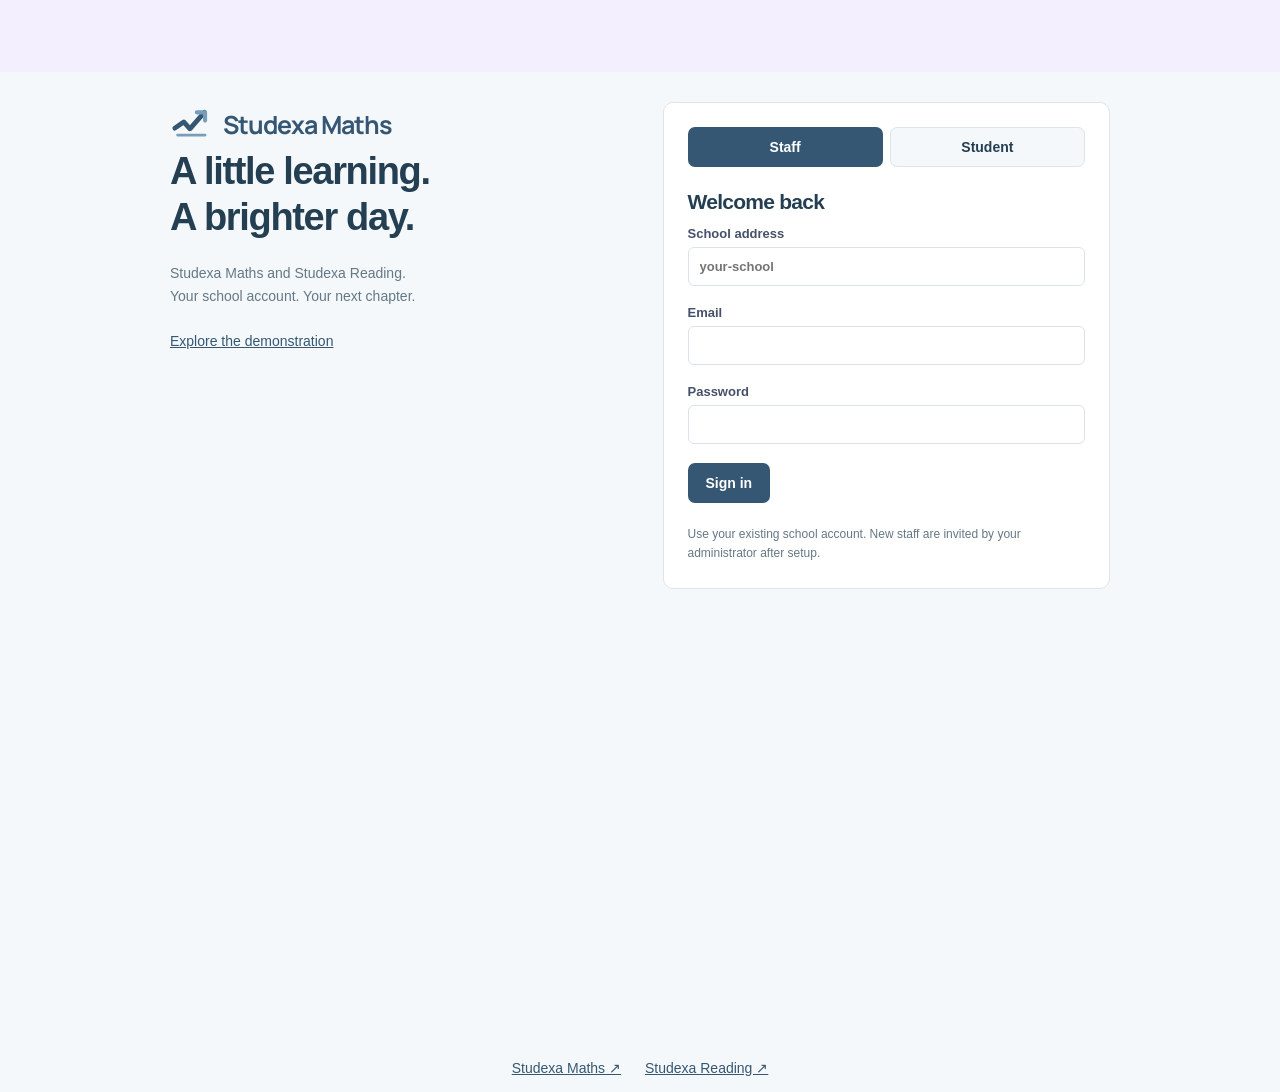
<file: index.html>
<!doctype html><html lang="en"><head><meta charset="utf-8"><meta name="viewport" content="width=device-width,initial-scale=1"><title>Studexa Maths · Your learning space</title><link rel="icon" href="maths.svg"><link rel="stylesheet" href="home.css?v=11.1"><link rel="stylesheet" href="trio.css?v=11.1"><link rel="stylesheet" href="workspace.css?v=11.1"><link rel="stylesheet" href="shared-world.css?v=11.1"><link rel="stylesheet" href="refresh.css?v=11.1"><link rel="stylesheet" href="studexa-brand.css?v=2"></head><body><div id="app"><p style="padding:40px">Opening your maths workspace…</p></div><nav aria-label="Studexa learning websites" style="display:flex;flex-wrap:wrap;justify-content:center;gap:1.5rem;padding:1rem"><a data-sx-service href="https://studexa-learning.github.io/Studexa-Maths/">Studexa Maths ↗</a><a data-sx-service href="https://studexa-learning.github.io/Studexa-Reading/">Studexa Reading ↗</a></nav><script src="service-links.js"></script><div id="toast" role="status" aria-live="polite"></div><script src="config.js?v=links1"></script><script src="studexa-brand.js?v=2"></script><script defer src="startup.js?v=studexa-2" data-entry="home.mjs"></script></body></html>
</file>
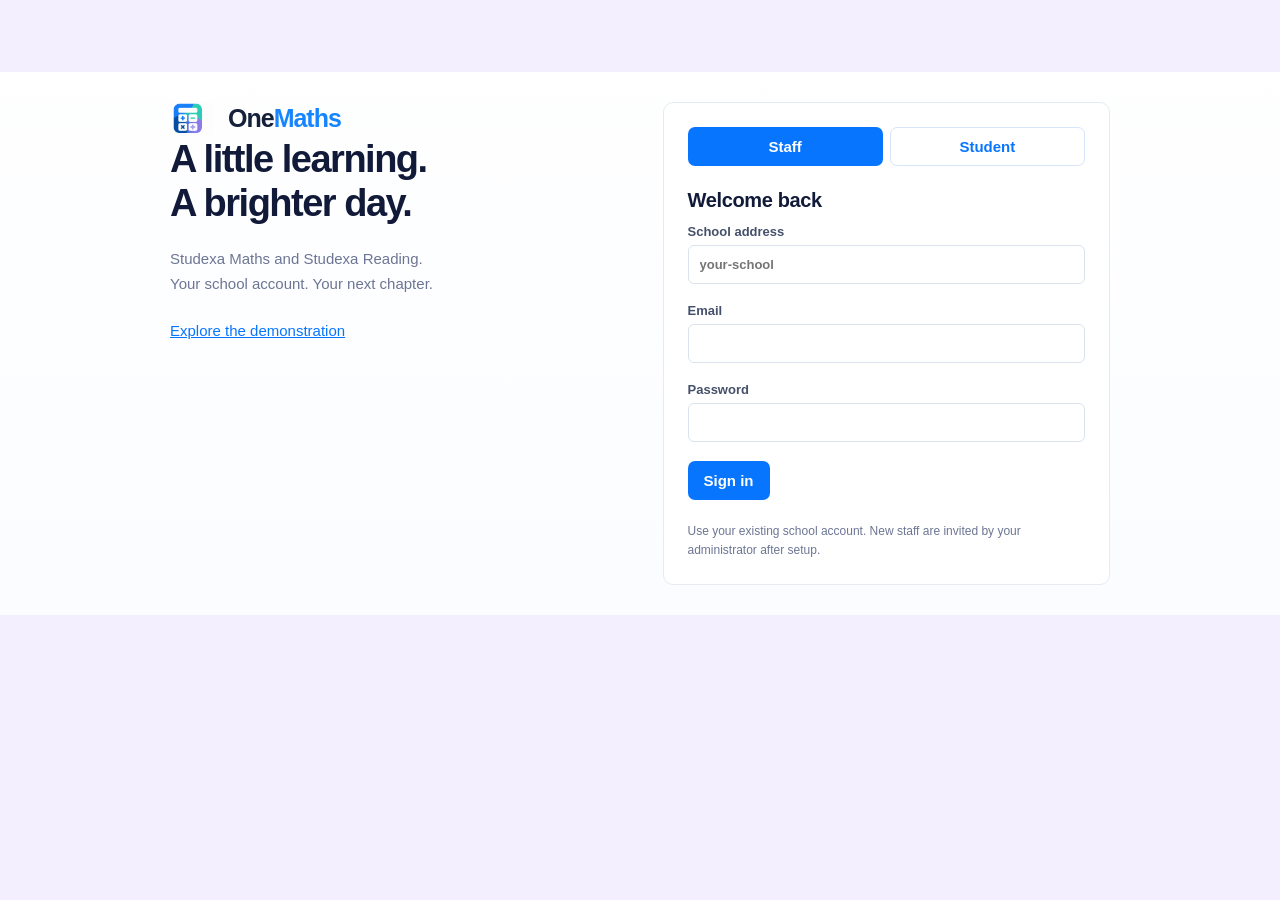
<file: home.html>
<!doctype html><html lang="en"><head><meta charset="utf-8"><meta name="viewport" content="width=device-width,initial-scale=1"><title>OneMaths · Your learning space</title><link rel="icon" href="ui-maths.svg"><link rel="stylesheet" href="home.css?v=11.1"><link rel="stylesheet" href="trio.css?v=11.1"><link rel="stylesheet" href="refresh.css?v=11.1"></head><body><div id="app"><p style="padding:40px">Opening ONE HOME…</p></div><div id="toast" role="status" aria-live="polite"></div><script src="config.js?v=11.1"></script><script defer src="startup.js?v=11.1" data-entry="home.mjs"></script></body></html>
</file>
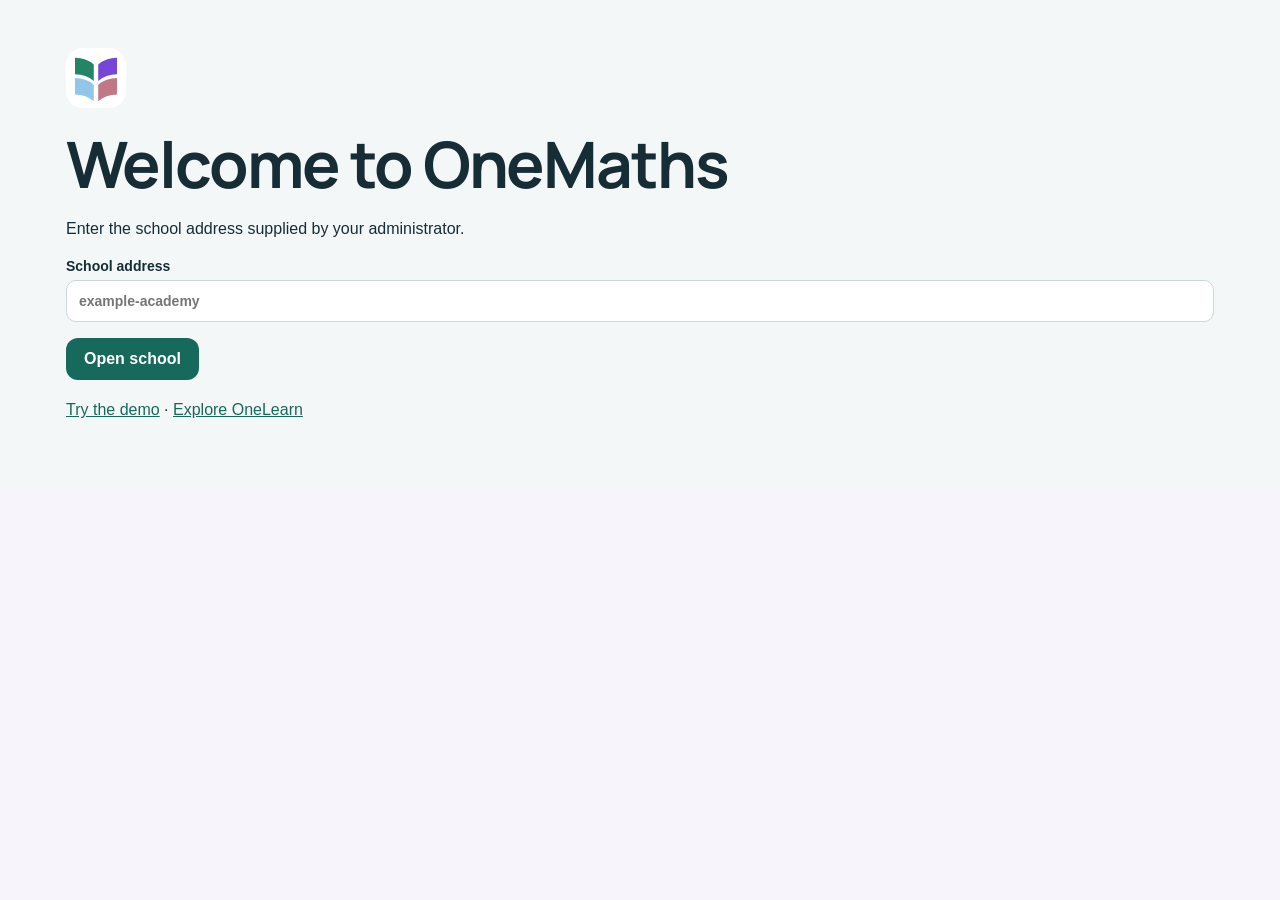
<file: legacy.html>
<!doctype html><html lang="en"><head><meta charset="utf-8"><meta name="viewport" content="width=device-width,initial-scale=1"><title>OneHome · Homework, made yours</title><link rel="icon" href="logo.svg"><link rel="stylesheet" href="styles.css"><link rel="stylesheet" href="platform.css"></head><body data-entry="app.mjs"><div id="app"></div><div id="toast" role="status"></div><script src="config.js"></script><script type="module" src="boot.mjs"></script></body></html>
</file>
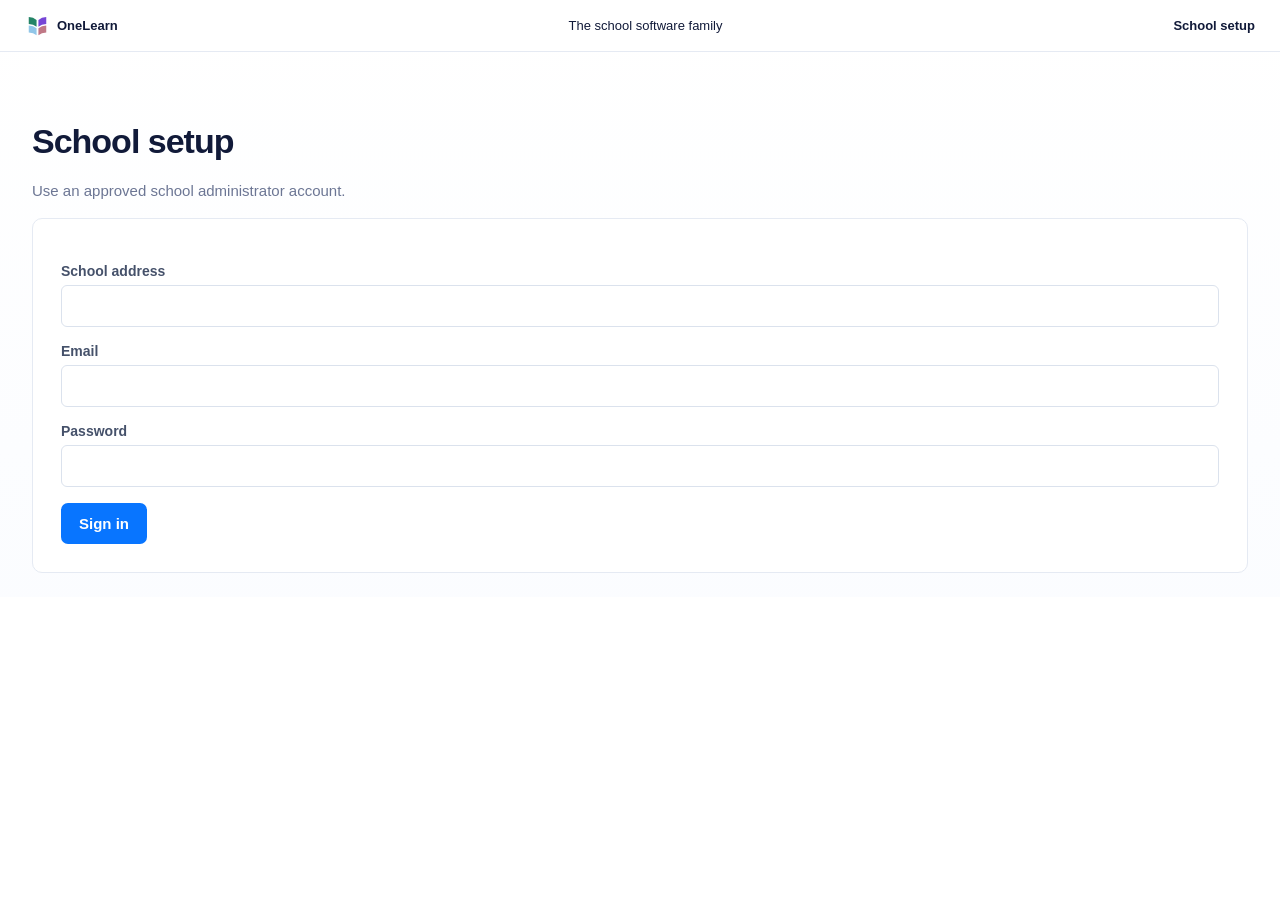
<file: setup.html>
<!doctype html><html lang="en-GB"><head><meta charset="utf-8"><meta name="viewport" content="width=device-width,initial-scale=1"><title>OneHome · School setup</title><link rel="icon" href="platform-logo.svg"><link rel="stylesheet" href="platform.css"><link rel="stylesheet" href="refresh.css?v=11"></head><body ><div id="app"></div><script src="config.js"></script><script type="module" src="setup.mjs"></script></body></html>
</file>
<file: home.css>
:root{font-family:'DM Sans',system-ui,sans-serif;color:#27133f;background:#f4efff;--purple:#6924e5;--muted:#706284;--line:#e7dcf7;--paper:#fff;--shadow:0 12px 40px #40206708}*{box-sizing:border-box}body{margin:0}button,input,select,textarea{font:inherit}button,a,input,select,textarea{touch-action:manipulation}button{cursor:pointer;border:0;border-radius:24px;padding:12px 20px;background:var(--purple);color:#fff;font-weight:600;transition:background .12s}button:hover{background:#5420b6}button:disabled{opacity:.5;cursor:not-allowed}button.secondary{background:#ede5ff;color:#5125a1}button.quiet{background:transparent;color:#573383;border:1px solid var(--line)}a{color:#6126c2}button:focus-visible,a:focus-visible,input:focus-visible,select:focus-visible,textarea:focus-visible{outline:3px solid #2d71d5;outline-offset:3px}h1,h2,h3,p{margin:0}h1{font-size:clamp(28px,3vw,43px);letter-spacing:-1.5px;line-height:1.15}h2{font-size:21px;letter-spacing:-.4px}h3{font-size:17px}p{line-height:1.65;color:var(--muted)}small,.muted{color:var(--muted)}.shell{display:grid;grid-template-columns:230px minmax(0,1fr);min-height:100vh}.side{padding:25px 16px;background:#eee7fb;border-right:1px solid #e4d7f7;display:flex;flex-direction:column;gap:28px;position:sticky;top:0;height:100vh}.brand{width:175px;max-height:135px;object-fit:contain;display:block;margin:0 auto}.side nav{display:grid;gap:7px}.side nav button{text-align:left;border-radius:15px;color:#634c85;background:transparent;font-weight:500;padding:13px 12px;display:flex;align-items:center;gap:12px}.side nav button.active{background:#dfcffb;color:#49209c;font-weight:700}.icon{width:24px;height:24px;vertical-align:middle;flex-shrink:0}.side small{margin-top:auto;font-size:12px;line-height:1.6}.main{padding:28px 35px 50px;max-width:1550px;width:100%;margin:auto}.top{display:flex;justify-content:space-between;align-items:center;gap:14px;margin-bottom:32px}.top .actions{display:flex;align-items:center;gap:8px}.avatar{width:40px;height:40px;background:#e4d1ff;border-radius:50%;display:grid;place-items:center}.eyebrow{font-size:12px;letter-spacing:1.8px;text-transform:uppercase;color:#77519e;font-weight:700}.page-title{margin:12px 0 25px;display:flex;justify-content:space-between;gap:18px;align-items:center}.page-title p{margin-top:8px}.grid{display:grid;grid-template-columns:repeat(2,minmax(0,1fr));gap:20px}.three{grid-template-columns:repeat(3,minmax(0,1fr))}.card{padding:25px;background:var(--paper);border:1px solid #ffffff;border-radius:24px;box-shadow:var(--shadow);min-width:0}.card h2,.card h3{margin-bottom:12px}.card p+button,.card p+a{margin-top:15px}.stat{display:flex;align-items:center;gap:17px}.stat strong{display:block;font-size:36px}.stat img{width:45px;height:45px;background:#eee4ff;border-radius:16px;padding:8px}.service{display:flex;align-items:center;gap:22px;background:linear-gradient(120deg,#e9dbff,#f7f1ff);min-height:205px;border:1px solid white}.service.maths{background:linear-gradient(120deg,#dfeafb,#eee5ff)}.service>img{width:84px;height:84px;padding:17px;background:#ffffff88;border-radius:23px}.service h2{font-size:28px}.service button{margin-top:18px}.stack{display:grid;gap:20px}.space{margin-top:22px}.row{display:flex;align-items:center;justify-content:space-between;gap:15px;padding:15px 0;border-bottom:1px solid #f0e9f9}.row:last-child{border-bottom:0}.row b{display:block}.badge{display:inline-block;border-radius:16px;background:#eee4ff;color:#5c299e;font-size:12px;padding:6px 11px;font-weight:600}.badge.green{background:#e4f6ed;color:#216647}.badge.amber{background:#fff1d5;color:#805415}.notice{background:#ece3fa;border:1px solid #decdf2;border-radius:16px;padding:16px 20px;color:#563c75;line-height:1.6;margin:16px 0}.warning{background:#fff4dc;color:#73531e}.table-scroll{overflow:auto}table{width:100%;border-collapse:collapse;font-size:14px}th,td{text-align:left;padding:14px 10px;border-bottom:1px solid #eee7f5;vertical-align:top}th{font-weight:600;color:#745c91;background:#faf7ff;white-space:nowrap}.form-grid{display:grid;grid-template-columns:1fr 1fr;gap:18px}label{display:block;font-size:14px;font-weight:600;color:#58436e;margin-bottom:7px}input,select,textarea{width:100%;padding:12px 14px;border:1px solid #dbcee9;background:white;color:#2e1a42;border-radius:12px;margin:6px 0 12px}input[type=checkbox],input[type=radio]{width:auto;margin:0 9px 0 0;accent-color:var(--purple)}textarea{min-height:110px;resize:vertical}.choices label{border:1px solid var(--line);border-radius:13px;padding:15px;font-weight:400;margin:10px 0;display:flex;align-items:center;cursor:pointer}.toolbar{display:flex;gap:10px;align-items:center;flex-wrap:wrap}.toolbar select,.toolbar input{width:auto;margin:0}.book-grid{display:grid;grid-template-columns:repeat(auto-fill,minmax(220px,1fr));gap:16px}.book{padding:21px}.cover{height:100px;border-radius:17px;background:linear-gradient(125deg,#d9c5f9,#ece5ff);display:flex;align-items:center;justify-content:space-between;padding:22px;margin-bottom:16px;font-size:26px;font-weight:700;color:#7954a8}.cover img{width:50px;height:50px}.book h3{line-height:1.4;min-height:50px}.book .badge{margin:9px 0}.reading-layout{display:grid;grid-template-columns:minmax(0,2fr) minmax(250px,1fr);gap:24px}.reading-paper{font-family:Georgia,serif;font-size:21px;line-height:1.9;background:#fffaf0;padding:40px;border-radius:20px;white-space:pre-line;color:#2d2534;max-width:74ch;margin:20px auto}.reading-paper.guide{background-image:linear-gradient(transparent 45%,#e4d4fa55 45%,#e4d4fa55 55%,transparent 55%);background-attachment:fixed}.bar{height:9px;border-radius:9px;background:#e9ddf9;overflow:hidden;margin:13px 0}.bar span{display:block;background:#9762d2;height:100%;border-radius:9px}.login{max-width:950px;margin:8vh auto;padding:30px;display:grid;grid-template-columns:1fr 1fr;gap:45px;align-items:center}.login .brand{width:240px;max-height:220px;margin:0 0 35px}.login h1{font-size:45px}.login form{padding:35px}.tabs{display:flex;gap:7px;margin-bottom:22px}.tabs button{flex:1}.empty{text-align:center;padding:35px;color:#7a658e}.footer{font-size:12px;margin-top:26px;color:#8b779e}#toast{position:fixed;bottom:22px;left:50%;transform:translateX(-50%);max-width:90vw;padding:16px 24px;background:#322143;color:white;border-radius:15px;box-shadow:0 6px 35px #0002;z-index:100;display:none}#toast.show{display:block}.feedback{padding:18px;background:#ece4fa;border-radius:15px;margin-top:16px}.mobile-menu{display:none}.assessment{max-width:950px;margin:auto}.assessment .passage{background:#fff9ef;padding:25px;line-height:1.8;white-space:pre-line;border-radius:15px;margin:20px 0}.question{border-top:1px solid var(--line);padding:22px 0}.hint{font-size:13px}.task-items{max-height:280px;overflow:auto;padding:12px;background:#faf7ff;border-radius:12px}.task-items label{font-weight:400;padding:7px}.kpis{margin-bottom:22px}.pill-link{display:inline-flex;align-items:center;gap:8px}.no-margin{margin:0}.privacy{font-size:12px;line-height:1.6}.demo-bar{background:#42205e;color:white;padding:8px 20px;display:flex;gap:12px;align-items:center;justify-content:center;flex-wrap:wrap;font-size:13px}.demo-bar button{padding:5px 12px;font-size:12px}.error{color:#9a2448}.success{color:#216647}
@media(max-width:1050px){.shell{grid-template-columns:185px minmax(0,1fr)}.main{padding:22px}.side{padding:20px 10px}.brand{width:145px}.three{grid-template-columns:1fr}.reading-layout{grid-template-columns:1fr}.service{flex-direction:column;align-items:flex-start}.top{align-items:flex-start}.top .actions{flex-wrap:wrap;justify-content:flex-end}}
@media(max-width:720px){.shell{display:block}.side{display:none;position:fixed;width:230px;z-index:20;box-shadow:15px 0 40px #30145435}.side.open{display:flex}.mobile-menu{display:inline-block}.main{padding:18px 15px 35px}.grid,.form-grid,.login{grid-template-columns:1fr}.login{margin:20px auto;gap:25px;padding:20px}.login h1{font-size:33px}.login .brand{width:175px;max-height:140px;margin-bottom:15px}.top{margin-bottom:20px}.top .school-label{max-width:150px}.page-title{display:block}.page-title button{margin-top:12px}.card{padding:20px;border-radius:20px}.reading-paper{padding:24px;font-size:20px}.service{flex-direction:row;align-items:center}.service>img{width:62px;height:62px;padding:10px}.service h2{font-size:24px}.toolbar{align-items:stretch}.toolbar input,.toolbar select{max-width:100%;flex:1}.top .actions small{display:none}}
@media(prefers-reduced-motion:reduce){*{transition:none!important;scroll-behavior:auto!important}}
.main{margin:0 auto}.brandbox{width:190px;height:155px;overflow:hidden;position:relative;flex-shrink:0;mix-blend-mode:multiply}.brandbox .brand{position:absolute;width:330px;height:330px;max-height:none;left:-70px;top:-85px}.side{gap:18px}.reading-layout>.stack{align-content:start}.login .brand{mix-blend-mode:multiply}@media(max-width:1050px){.brandbox{width:165px}.brandbox .brand{left:-82px}}

dialog{border:1px solid #e3d5f2;border-radius:24px;max-width:850px;width:90vw;max-height:85vh;padding:30px;color:#27133f}dialog::backdrop{background:#24133880}dialog p{white-space:pre-line;margin:18px 0}dialog h2{margin:18px 0}dialog details{margin:12px 0;padding:12px;background:#f4effb;border-radius:12px}
</file>
<file: trio.css>
:root{--purple:#665084;--muted:#655d70;--paper:#fffefa;--line:#e4dfeb;--shadow:0 5px 22px #42325305}body{background:#f6f4f8;color:#302b39}.side{background:#eeebf3;border-color:#e4dfeb}.main{padding:34px 42px 55px}.card{border:1px solid #e6e1e9;box-shadow:none;padding:28px}.grid,.stack{gap:24px}.space{margin-top:26px}.service{background:#eee8f5;min-height:220px}.service.maths{background:#e9eef5}.side nav button.active{background:#ded5ea;color:#49395f}.side nav button{color:#53485e}.product-brand{display:grid;grid-template-columns:48px 1fr;gap:3px 10px;text-decoration:none;color:#49365f;padding:12px 2px}.product-brand img{width:45px;height:45px;grid-row:span 2}.product-brand b{font-size:21px;align-self:end}.product-brand small{font-size:11px;margin:0}.question-layout{display:grid;grid-template-columns:minmax(0,1fr) 295px;gap:28px;align-items:start}.question-layout .assessment{width:100%;padding:38px}.math-prompt{white-space:pre-line;font-size:25px;line-height:1.65;margin:35px 0!important}.choices{display:grid;grid-template-columns:1fr 1fr;gap:12px}.choices label{margin:0;min-height:64px;background:#faf9fc}.assessment form>button{margin-top:24px}.feedback.correct{background:#e7f2e9;color:#275b37;border:1px solid #c6dfcc}.feedback.correct p{color:#365d40}.pet-card{display:flex;flex-direction:column;align-items:center;gap:14px}.pet-art{position:relative;max-width:200px}.pet-art>img{width:100%;max-height:175px}.pet-accessory{display:block;text-align:center;border-radius:20px;padding:6px 12px;color:#38313f;font-size:12px}.balance{padding:17px;background:#f0ebf6;border-radius:18px}.balance strong{display:block;font-size:36px;margin:6px 0}.balance small{display:block}.reward-art{height:70px;display:grid;place-items:center;border-radius:16px;margin-bottom:18px}.reward-art .icon{width:35px;height:35px}.reward small{line-height:1.5;display:block;min-height:44px}.confetti{position:fixed;top:22%;left:42%;font-size:35px;color:#649376;pointer-events:none;animation:celebrate 1s ease-out forwards;z-index:200}@keyframes celebrate{to{transform:translateY(-75px);opacity:0}}.reading-paper{max-width:65ch}.footer{color:#6a5f75}.book .cover{background:#e6dfed;color:#675577}.top{margin-bottom:42px}.eyebrow{color:#75618a}.badge{background:#eee9f4;color:#564365}button.secondary{background:#eae4f1;color:#514160}button:hover{background:#534267}.notice{background:#f0ebf6;color:#4f435c}.login{align-items:start}.login .stack{gap:8px}.login .stack label{margin:0}.login .stack input{margin-bottom:0}.login .stack button{width:100%}body[data-product=OneMaths]{--purple:#526981}body[data-product=OneMaths] .side{background:#eaf0f3}body[data-product=OneMaths] .side nav button.active{background:#d8e3ec}body[data-product=OneMaths] .badge{background:#e5edf3;color:#3e546b}body[data-product=OneReader]{--purple:#657761}body[data-product=OneReader] .side{background:#edf0e9}body[data-product=OneReader] .side nav button.active{background:#dce5d8}body[data-product=OneReader] .badge{background:#e8eee3;color:#41573b}@media(max-width:1100px){.main{padding:25px}.question-layout{grid-template-columns:1fr}.question-layout>aside{grid-template-columns:1fr 1fr}.question-layout .pet-art>img{max-height:115px}}@media(max-width:720px){.main{padding:18px 15px}.question-layout>aside,.choices{grid-template-columns:1fr}.question-layout .assessment{padding:22px}.math-prompt{font-size:21px;margin:24px 0!important}.card{padding:21px}.grid{gap:18px}.service{min-height:190px}.top{margin-bottom:24px}.actions .badge{display:none}}@media(prefers-reduced-motion:reduce){.confetti{display:none!important}}

.buddy-drawing{position:relative;width:180px;height:180px;margin:0 auto 18px;flex-shrink:0}.buddy-drawing>img{position:absolute;inset:0;width:100%;height:100%;object-fit:contain}.buddy-drawing .outfit-layer{pointer-events:none}.reward .buddy-drawing{width:155px;height:155px}.task-items details{padding:12px;border-bottom:1px solid #ddd}.task-items details p{max-height:140px;overflow:auto}.pet-card>div:last-child{width:100%}.pet-card .toolbar{gap:8px}.pet-card button{font-size:13px}#annualAnswer button{margin-top:20px}


.buddy-grid{display:grid;grid-template-columns:repeat(auto-fill,minmax(130px,1fr));gap:16px}.buddy-choice{display:flex;flex-direction:column;align-items:center;gap:12px;padding:16px;white-space:normal;min-height:180px}.buddy-choice img{width:115px;height:115px}.buddy-choice span{line-height:1.4;overflow-wrap:anywhere}.buddy-choice[aria-pressed=true]{outline:3px solid #7d709a;background:#ece5f4}.pet-card{gap:24px!important;align-items:center}.pet-card h2{overflow-wrap:anywhere}.pet-card>.buddy-drawing{width:160px!important;max-width:100%}.selection-list{max-height:360px;overflow:auto;display:grid;gap:12px;margin-top:18px}.selection-list label{display:flex;flex-wrap:wrap;align-items:center;gap:10px;padding:12px;border-bottom:1px solid #eee}.selection-list small{color:#5b5b62}.advent-banner{background:#e6eee7;color:#304b40;border:2px solid #acbeb0;border-radius:24px;padding:28px;text-align:center;position:relative}.advent-banner>span{font-size:30px;letter-spacing:18px;color:#8e5b4e}.advent-grid{display:grid;grid-template-columns:repeat(5,minmax(0,1fr));gap:15px}.advent-door{min-height:120px;background:#f3e7db;color:#624d43;border:1px solid #d6bda8;border-radius:16px;display:flex;flex-direction:column;align-items:center;justify-content:center;gap:10px;white-space:normal}.advent-door strong{font-size:29px}.advent-door span{font-size:13px}.advent-door:disabled{opacity:1;background:#f0efeb;color:#6b6966}.advent-door:not(:disabled){outline:3px solid #668775;background:#e4eee5;color:#304b40}.advent-door:last-child{background:#eadfae;color:#5f5031}.reading-paper{max-width:70ch;margin-inline:auto}body[data-reading-width=narrow] .reading-paper{max-width:48ch}body[data-reading-font=serif] .reading-paper{font-family:Georgia,serif}body[data-reading-font=mono] .reading-paper{font-family:Consolas,monospace}body[data-reading-letters=wide] .reading-paper{letter-spacing:.06em}body[data-motion=off] *,body[data-motion=off] *::before,body[data-motion=off] *::after{animation:none!important;transition:none!important;scroll-behavior:auto!important}button:focus-visible,input:focus-visible,select:focus-visible{outline:3px solid #77628c;outline-offset:3px}.main{min-width:0}#rosterSummary{max-height:550px;overflow:auto}
@media(max-width:720px){.advent-grid{grid-template-columns:repeat(3,minmax(0,1fr));gap:10px}.advent-door{min-height:100px}.pet-card{flex-direction:column}.buddy-grid{grid-template-columns:repeat(2,minmax(0,1fr))}.buddy-choice{min-width:0}.toolbar select{max-width:100%}}


body[data-advent=open] .side nav [data-view=advent]{border:2px solid #94aa99;background:#e4eee5;color:#304b40}body[data-advent=open] .side nav [data-view=advent]::after{content:"✦";color:#946948;margin-left:auto}

.book .secondary{margin-top:auto}.book h3{overflow-wrap:anywhere}.book-grid .book{display:flex;flex-direction:column;gap:10px}.task-items>label[hidden]{display:none!important}.toolbar>label{min-width:120px}.toolbar input,.toolbar select{max-width:250px}dialog{max-width:900px;max-height:85vh;overflow:auto}

#gcseShelf{color:#fff}

/* v7 student and teacher workspace */
.nav-extra{margin-top:16px;border-top:1px solid #ddd;padding-top:14px}.nav-extra summary{padding:12px;cursor:pointer;font-size:13px}.card h2{line-height:1.2}.card h3{line-height:1.35}.skill details{margin-top:auto}.skill .row{align-items:flex-start;gap:8px}.skill .row span{font-size:13px}.skill button{padding:9px 14px}.message-history{max-height:620px;overflow:auto}.message{padding:16px;margin-bottom:12px;border-radius:16px;background:#f2eef8;white-space:pre-wrap;overflow-wrap:anywhere}.message.teacher{background:#e9f1e6}.message small{display:block}.lesson{max-width:850px}.lesson p{line-height:1.8}.joke{font-size:20px;line-height:1.6;min-height:48px}.practice-graph{width:100%;max-width:360px;height:200px}.selection-list{max-height:420px;overflow:auto}.product-brand img{background:none}.login .brand{object-fit:contain;max-width:340px;width:100%;height:auto}#mathEditor textarea{width:100%}.side nav{max-height:calc(100vh - 210px);overflow:auto}.book .cover{background:linear-gradient(140deg,#e0d4f0,#f6f0e8);border-left:8px solid #8e6db7}.book:nth-child(3n+1) .cover{background:#dfebdf;border-color:#789573}.book:nth-child(3n+2) .cover{background:#dce9f4;border-color:#7896b4}button:focus-visible,input:focus-visible,select:focus-visible,textarea:focus-visible,summary:focus-visible{outline:3px solid #8151c9;outline-offset:3px}@media(max-width:650px){.toolbar{gap:12px}.toolbar label,.toolbar input,.toolbar select{max-width:100%;width:100%}.grid.three{grid-template-columns:1fr}.message-history{max-height:420px}.side nav{max-height:none}.card{padding:20px}.form-grid{grid-template-columns:1fr}}
</file>
<file: workspace.css>
/* Secondary student workspace. Existing staff and authentication layouts remain available. */
body.m9-student{--purple:#4646df;--ink:#171b31;--line:#e1e5ed;--soft:#f0f1ff;--accent:#4646df;background:#f8f9fc;color:var(--ink);font-family:Inter,Segoe UI,Arial,sans-serif}
body.m9-student[data-m9-theme=forest]{--purple:#247361;--accent:#247361;--soft:#edf6f1;background:#f6f9f7}
body.m9-student[data-m9-theme=slate]{--purple:#425a76;--accent:#425a76;--soft:#edf1f7;background:#f6f8fb}
.m9-student .shell{grid-template-columns:218px minmax(0,1fr);max-width:1800px;margin:auto}.m9-student .side{background:#fff;border-right:1px solid var(--line);padding:28px 16px;gap:30px}.m9-student .product-brand{display:flex;align-items:center;gap:10px;flex-wrap:wrap}.m9-student .product-brand img{width:34px;height:34px}.m9-student .product-brand b{font-size:24px;letter-spacing:-1px}.m9-student .product-brand small{display:none}.m9-student .side nav button{border-radius:8px;font-size:14px;padding:13px 12px;margin:3px 0;color:#4b5269;background:transparent;font-weight:500}.m9-student .side nav button.active{background:var(--soft);color:var(--accent);font-weight:650}.m9-student .side nav button:hover{background:var(--soft)}.m9-nav-bottom{border-top:1px solid var(--line);margin-top:24px;padding-top:16px}.m9-student .side>small{font-size:11px;color:#72798e}.m9-student .main{padding:0 34px 28px;min-width:0}.m9-student .top{min-height:90px;border-bottom:1px solid var(--line);margin:0 0 30px;gap:20px;padding:15px 0}.m9-student .top .toolbar{flex:1;min-width:0;flex-wrap:nowrap}.m9-student .school-label{font-size:12px;max-width:120px}.m9-student .top .actions{gap:10px}.m9-student .top .avatar{background:var(--soft);color:var(--accent);border-radius:50%}.m9-student #m9TopSearch{display:flex;align-items:center;max-width:490px;width:100%;border:1px solid var(--line);background:#fff;border-radius:8px}.m9-student #m9TopSearch input{border:0;background:transparent;margin:0;min-width:0;width:100%;font-size:13px;padding:12px}.m9-student #m9TopSearch button{font-size:12px;padding:10px}.m9-student button{border-radius:7px;box-shadow:none;background:var(--accent);font-size:14px;line-height:1.4;font-weight:600;padding:11px 17px;border:1px solid transparent;color:white;transition:background .15s}.m9-student button:hover{filter:brightness(.96);transform:none}.m9-student button.secondary{background:#fff;color:var(--ink);border-color:var(--line)}.m9-student button.quiet{color:var(--accent);background:transparent;border-color:transparent;padding:7px 0}.m9-student button:focus-visible,.m9-student input:focus-visible,.m9-student select:focus-visible,.m9-student summary:focus-visible{outline:3px solid var(--accent);outline-offset:3px}.m9-student .card{border:1px solid var(--line);border-radius:10px;box-shadow:none;background:#fff;padding:23px}.m9-student h1{font-size:34px;letter-spacing:-1.1px;line-height:1.18;color:var(--ink);margin:8px 0 10px}.m9-student h2{font-size:19px;letter-spacing:-.35px;color:var(--ink)}.m9-student h3{font-size:15px;color:var(--ink)}.m9-student p{color:#606a80;line-height:1.6}.m9-student small,.m9-small{font-size:12px;color:#657088;line-height:1.6}.m9-heading{display:flex;justify-content:space-between;align-items:center;gap:20px;margin:0 0 26px}.m9-heading p{margin:0;font-size:14px}.m9-kicker{font-size:10px;font-weight:650;letter-spacing:1.45px;color:var(--accent)}.m9-dashboard{display:grid;grid-template-columns:minmax(0,1fr) 310px;gap:24px}.m9-main-column,.m9-right{min-width:0;display:flex;flex-direction:column;gap:24px}.m9-continue{background:var(--soft);border:1px solid var(--line);border-radius:10px;padding:30px;display:grid;grid-template-columns:1fr .65fr;gap:20px;align-items:center;min-height:272px}.m9-continue h2{font-size:26px;line-height:1.25;margin:15px 0 9px}.m9-continue p{font-size:14px;margin:10px 0}.m9-continue button{margin-top:12px;min-width:180px}.m9-continue button span{margin-left:20px}.m9-math-art{padding:24px 0 24px 22px;border-left:1px solid #7772aa22;color:var(--accent);display:flex;flex-direction:column;font-size:15px}.m9-math-art strong{font-size:20px;letter-spacing:-.6px;margin:4px 0 16px}.m9-math-art svg{width:100%;max-height:70px}.m9-section-title{display:flex;justify-content:space-between;gap:12px;align-items:center;margin-bottom:10px}.m9-section-title h2{margin:0}.m9-section-title button{font-size:12px;white-space:nowrap}.m9-topic-grid{display:grid;grid-template-columns:repeat(2,minmax(0,1fr));gap:12px;margin-top:16px}.m9-student button.m9-topic{text-align:left;padding:19px 15px;background:white;color:var(--ink);border:1px solid var(--line);display:flex;gap:12px;align-items:flex-start;border-radius:9px;font-weight:400}.m9-topic h3{margin:0 0 7px}.m9-topic p{font-size:12px;margin:0 0 13px;line-height:1.5}.m9-topic small{font-size:10px}.m9-symbol{font-size:30px;width:30px;flex-shrink:0;line-height:1.2;font-family:Georgia,serif;color:var(--accent)}.m9-bar{height:4px;background:#eef0f5;margin-top:8px;border-radius:4px;overflow:hidden}.m9-bar span{display:block;height:100%;background:var(--accent)}.m9-topic>div{flex:1}.m9-student .m9-saved{background:var(--soft)}.m9-stats{display:grid;grid-template-columns:1.2fr 1fr 1fr 1fr;gap:18px;padding:24px;border:1px solid var(--line);border-radius:10px;background:white}.m9-stats h3{margin:8px 0;font-size:15px}.m9-stats strong{display:block;font-size:24px;letter-spacing:-1px;margin-bottom:8px;color:var(--accent)}.m9-stats span:not(.m9-kicker){font-size:10px;line-height:1.6;display:block;color:#606a80}.m9-stats>div+div{border-left:1px solid var(--line);padding-left:16px}.m9-student button.m9-assignment{display:block;text-align:left;background:white;color:var(--ink);border:0;border-top:1px solid var(--line);border-radius:0;width:100%;padding:18px 0}.m9-assignment b{font-size:14px;display:block}.m9-assignment span,.m9-assignment small{display:block;font-size:11px;margin-top:6px;color:#657088}.m9-empty-small{padding:20px 0}.m9-empty-small p{font-size:14px}.m9-buddy-profile{display:flex;gap:12px;align-items:center;margin:18px 0}.m9-buddy-profile .buddy-drawing{width:68px!important;height:68px!important;min-height:0!important;margin:0!important;flex-shrink:0;background:var(--soft);border-radius:50%;padding:5px}.m9-buddy-profile .buddy-drawing img{max-height:68px;object-fit:contain}.m9-buddy-profile h3{font-size:18px;margin-bottom:4px}.m9-buddy-profile p{font-size:12px;margin:0}.m9-buddy .toolbar{flex-wrap:nowrap;gap:8px}.m9-buddy .toolbar button{font-size:12px;padding:10px}.m9-joke{margin-top:8px}.m9-intention{background:var(--soft)!important}.m9-intention h2{line-height:1.45;margin:13px 0;overflow-wrap:anywhere}.m9-intention p{font-size:12px}.m9-year-tabs{display:flex;gap:10px;flex-wrap:wrap;margin-bottom:24px}.m9-filters{display:flex;align-items:flex-end;gap:14px;margin-bottom:25px}.m9-filters label:first-child{flex:1}.m9-filters label{font-size:12px;margin:0}.m9-student input,.m9-student select,.m9-student textarea{border-color:var(--line);border-radius:7px;color:var(--ink);font-family:inherit}.m9-filters input,.m9-filters select{margin:7px 0 0}.m9-filters button{height:45px}.m9-tabs{display:flex;gap:24px}.m9-tabs .active{border-bottom:2px solid var(--accent)!important;border-radius:0!important}.m9-skill-grid{display:grid;grid-template-columns:repeat(3,minmax(0,1fr));gap:16px}.m9-skill h2{font-size:17px;line-height:1.5;margin:15px 0 10px;min-height:50px}.m9-skill p{font-size:12px}.m9-skill small{display:block;margin-bottom:18px}.m9-skill summary{font-size:12px;color:var(--accent);cursor:pointer;padding-top:15px;border-top:1px solid var(--line)}.m9-set-row{display:flex;align-items:center;gap:8px;margin-top:12px;flex-wrap:wrap}.m9-set-row span{font-size:11px;flex:1}.m9-set-row button{font-size:11px;padding:7px 10px}.m9-dialog{width:min(540px,calc(100vw - 30px));border:1px solid var(--line);border-radius:12px;padding:30px;max-height:88vh;overflow:auto;box-shadow:0 24px 100px #10152e30;color:var(--ink)}.m9-dialog::backdrop{background:#11162977;backdrop-filter:blur(3px)}.m9-dialog-close{display:flex;justify-content:flex-end}.m9-dialog h2{font-size:24px;margin:6px 0 20px}.m9-dialog p{font-size:15px;line-height:1.8}.m9-hint-question{background:var(--soft);border-radius:8px;padding:16px;margin-bottom:25px;white-space:pre-wrap}.m9-next-hint{border-left:3px solid var(--accent);padding:12px 18px;background:var(--soft)}.m9-dialog fieldset{border:1px solid var(--line);border-radius:8px;padding:15px;margin:10px 0 20px}.m9-dialog legend{font-size:13px}.m9-theme-option{display:inline-flex;align-items:center;gap:5px;margin:8px 12px 8px 0;font-size:13px}.m9-swatch{width:16px;height:16px;border-radius:50%;background:#4646df}.m9-swatch.forest{background:#247361}.m9-swatch.slate{background:#425a76}.m9-student .question-layout{grid-template-columns:minmax(0,1fr) 310px}.m9-student .assessment{width:100%;border-radius:10px}.m9-student .math-prompt{font-size:25px;line-height:1.6;padding:20px 0;overflow-wrap:anywhere}.m9-student .bar span{background:var(--accent)}.m9-student .badge{background:var(--soft);color:var(--accent);font-size:11px}.m9-student .choices label{border-radius:8px}.m9-student .feedback{background:var(--soft);border-radius:8px}.m9-student .footer{color:#687186;border-top:1px solid var(--line);padding-top:20px;font-size:11px}.m9-student .demo-bar{background:#20243b;font-size:11px}.m9-student.m9-focus .question-layout>aside{display:none}.m9-student.m9-focus .question-layout{grid-template-columns:1fr;max-width:850px;margin:auto}.m9-student .sr-only{position:absolute;width:1px;height:1px;overflow:hidden;clip:rect(0,0,0,0)}
@media(min-width:1550px){.m9-topic-grid{grid-template-columns:repeat(3,minmax(0,1fr))}.m9-dashboard{grid-template-columns:minmax(0,1fr) 340px}}
@media(max-width:1200px){.m9-student .main{padding:0 22px 24px}.m9-dashboard{grid-template-columns:minmax(0,1fr) 275px;gap:18px}.m9-continue{padding:24px;grid-template-columns:1fr}.m9-math-art{display:none}.m9-stats{grid-template-columns:1fr 1fr}.m9-skill-grid{grid-template-columns:repeat(2,minmax(0,1fr))}.m9-student .school-label{display:none}.m9-student .top .actions small{display:none}.m9-student .card{padding:18px}}
@media(max-width:950px){.m9-dashboard{grid-template-columns:1fr}.m9-right{display:grid;grid-template-columns:1fr 1fr}.m9-intention{grid-column:1/-1}.m9-student .question-layout{grid-template-columns:1fr}.m9-heading{align-items:flex-start}.m9-heading h1{font-size:29px}.m9-heading>button{font-size:12px;white-space:nowrap}.m9-student .shell{grid-template-columns:185px minmax(0,1fr)}.m9-student .side{padding:22px 10px}.m9-student .product-brand b{font-size:21px}.m9-filters{flex-wrap:wrap}.m9-filters label:first-child{flex-basis:100%}}
@media(max-width:720px){.m9-student .shell{display:block}.m9-student .main{padding:0 16px 24px}.m9-student .side{width:240px;max-height:100dvh;overflow:auto}.m9-student .top{min-height:75px;gap:8px;margin-bottom:23px}.m9-student .top .actions{gap:5px}.m9-student .top .actions button{font-size:10px}.m9-student .top .actions .avatar{display:none}.m9-student #m9TopSearch button{display:none}.m9-student #m9TopSearch input{font-size:11px}.m9-student .top .toolbar{gap:8px}.m9-heading{display:block}.m9-heading>button{margin-top:16px}.m9-heading h1{font-size:30px}.m9-heading p{font-size:12px}.m9-continue h2{font-size:24px}.m9-topic-grid{grid-template-columns:1fr 1fr;gap:10px}.m9-student button.m9-topic{padding:15px 12px;display:block}.m9-symbol{display:block;font-size:25px;margin-bottom:12px}.m9-topic h3{font-size:13px}.m9-topic p{font-size:11px}.m9-right{display:flex}.m9-skill-grid{grid-template-columns:1fr}.m9-tabs{gap:15px}.m9-stats{padding:20px;gap:18px}.m9-year-tabs{gap:7px}.m9-year-tabs button{font-size:12px;padding:9px 12px}.m9-dialog{padding:22px}.m9-student .page-title h1{font-size:26px}.m9-student .math-prompt{font-size:21px}.m9-student .demo-bar{gap:5px;padding:6px}.m9-section-title{flex-wrap:wrap}}
@media(prefers-reduced-motion:reduce){.m9-student *{animation:none!important;transition:none!important;scroll-behavior:auto!important}}
/* Keep the personal helper close on phones, before the full topic catalogue. */
@media(max-width:720px){.m9-dashboard{display:flex;flex-direction:column}.m9-main-column,.m9-right{display:contents}.m9-continue{order:1}.m9-buddy{order:2}.m9-section{order:3}.m9-right>.card:not(.m9-buddy):not(.m9-intention){order:4}.m9-stats{order:5}.m9-intention{order:6}}
</file>
<file: shared-world.css>
body[data-universal-theme],body[data-universal-theme] .shell,body[data-universal-theme] .r8-shell,body[data-universal-theme] .m9-shell{background:var(--os-background)!important}
.os-room{height:225px;position:relative;background-image:url('buddy-rooms.png');background-size:200% 200%;background-position:var(--room-x,0%) var(--room-y,0%);border-radius:20px;overflow:hidden}
.os-room-label{position:absolute;top:12px;left:12px;background:#fff9edeb;color:#363c35;padding:6px 10px;border-radius:12px;font-size:12px}
.os-room-buddy{position:absolute;width:115px;height:120px;object-fit:contain;right:16%;bottom:5%}
.os-companion{position:absolute;right:3%;bottom:8%;font-size:48px;filter:drop-shadow(0 4px 3px #0004)}
.os-pet-preview,.os-theme-preview{height:150px;border-radius:18px;display:grid;place-items:center;background:#f2efe6;font-size:72px}
.os-theme-preview span{font-size:16px;color:#25372f;background:#ffffffba;padding:12px;border-radius:12px}
.os-corner-toggle{position:fixed;right:16px;bottom:16px;z-index:30;background:#294e3e;color:#fff;border:1px solid #ffffff70;border-radius:24px;padding:11px 17px;box-shadow:0 5px 20px #0002;font:600 13px system-ui;cursor:pointer}
.os-corner-dialog{border:1px solid #dedfd5;border-radius:24px;max-width:min(470px,92vw);width:470px;background:#faf9f4;color:#293b32;padding:22px;box-shadow:0 25px 80px #0004}
.os-corner-dialog::backdrop{background:#172e2566;backdrop-filter:blur(4px)}.os-corner-dialog p{line-height:1.6}.os-close{float:right}.os-corner-dialog h2{margin-bottom:18px}
@media print{#os-shared-corner{display:none}}

.os-room[data-free="true"]{background-image:linear-gradient(145deg,#e5e7d5,#d5dfcb);background-size:100% 100%}.os-room[data-free="true"]::before{content:"";position:absolute;right:8%;bottom:5%;width:65%;height:38%;border-radius:50%;background:#b6c5a6;box-shadow:inset 0 6px 15px #ffffff50}.os-companion{width:65px;height:65px}.os-pet-preview img{max-width:130px;max-height:125px}
</file>
<file: refresh.css>
:root{--ink:#111a39;--muted:#6c7694;--accent:#0875ff;--line:#e5eaf3;--ui-tint:#f9fbff}
html{background:#fff}body,body.m9-student,body.reader-student,body[data-product]{margin:0;color:var(--ink);background:linear-gradient(#fff,var(--ui-tint)) fixed!important;font-family:Arial,Helvetica,sans-serif!important;font-size:15px}
*{box-sizing:border-box}button,input,select,textarea{font:inherit}button,.button{border-radius:7px!important;background:var(--accent);border:1px solid transparent;padding:10px 15px;color:white;font-weight:600;cursor:pointer;box-shadow:none!important}button:hover,.button:hover{filter:brightness(.96)}button:disabled{opacity:.6;cursor:default}
button.secondary,button.soft,.button.soft{background:#fff;color:var(--accent);border-color:#d7e5fb}button.quiet{background:transparent;color:var(--muted);border-color:transparent}a{color:var(--accent)}button:focus-visible,a:focus-visible,summary:focus-visible,input:focus-visible,select:focus-visible,textarea:focus-visible{outline:3px solid #8bc2ff;outline-offset:3px}
.ui-header{display:flex;align-items:center;gap:32px;min-height:84px;border-bottom:1px solid var(--line);background:#fff;padding:0 max(28px,calc((100vw - 1320px)/2));position:relative;z-index:25}
.ui-brand-link{text-decoration:none;color:var(--ink);flex-shrink:0}.ui-brand{display:inline-flex;align-items:center;gap:9px;font-size:25px;font-weight:700;letter-spacing:-1px;color:#15213a}.ui-brand b{color:#1685ff}
.brand-symbol{display:inline-block;flex-shrink:0;width:44px;height:45px;background-image:url('brand-reference.png');background-repeat:no-repeat;background-size:768px 432px}
.brand-onehome{background-position:-490px -240px}.brand-onereader{background-position:-596px -240px}.brand-onemaths{background-position:-495px -346px}.brand-onestudy{background-position:-610px -343px}
.ui-nav{display:flex;align-items:center;gap:7px;flex:1;min-width:0}.ui-nav-link{background:transparent!important;color:#57627c!important;padding:32px 9px!important;white-space:nowrap;border-radius:0!important;border:0!important;border-bottom:3px solid transparent!important;font-size:13px}
.ui-nav-link.active{color:var(--ink)!important;border-bottom-color:var(--accent)!important}.ui-more{position:relative;font-size:13px;color:#57627c}.ui-more summary{cursor:pointer;padding:25px 8px}.ui-more>div,.ui-account>div{position:absolute;right:0;top:100%;background:#fff;border:1px solid var(--line);border-radius:10px;box-shadow:0 14px 35px #15213a15;min-width:220px;padding:12px;z-index:60}
.ui-more>div button{display:block!important;text-align:left;width:100%;padding:13px!important;border:0!important;border-radius:5px!important}
.ui-header-actions{display:flex;gap:18px;align-items:center}.ui-back{display:flex;gap:6px;align-items:center;text-decoration:none;font-size:11px;color:#58617a;white-space:nowrap;border:1px solid var(--line);padding:7px;border-radius:5px}.ui-back .ui-icon{width:14px;height:14px}
.ui-account{position:relative}.ui-account summary{display:flex;align-items:center;gap:9px;cursor:pointer;white-space:nowrap;font-size:13px}.ui-account>div{display:grid;gap:10px;font-size:13px}.ui-account small{color:var(--muted)}.ui-avatar{background:#eef0fa;width:33px;height:33px;border-radius:50%;display:grid;place-items:center;color:#5b6082;font-weight:600;font-size:12px}.ui-mobile{display:none}
.ui-content{max-width:1320px;margin:0 auto;padding:44px 28px 64px;min-height:calc(100vh - 150px)}.ui-footer{max-width:1320px;margin:auto;padding:20px 28px;border-top:1px solid var(--line);color:var(--muted);font-size:11px;display:flex;justify-content:space-between}
.page-title,.greeting{margin:0 0 30px!important;display:flex;justify-content:space-between;align-items:center;gap:20px}.page-title h1,.greeting h1{font-family:Arial,Helvetica,sans-serif!important;font-size:34px!important;letter-spacing:-1px;color:var(--ink);margin:0 0 10px!important;font-weight:700}.page-title p,.greeting p{margin:0;color:var(--muted);line-height:1.6}.eyebrow{display:none}.greeting{display:block}
h2,h3,h4{color:var(--ink);font-family:Arial,Helvetica,sans-serif!important;letter-spacing:-.35px}h2{font-size:20px}h3{font-size:16px}p,small{line-height:1.65}p{color:var(--muted)}.card,.ui-app-card,.notice{background:#fff!important;border:1px solid var(--line)!important;border-radius:10px!important;padding:24px!important;box-shadow:none!important}
.card h2:first-child,.card h3:first-child{margin-top:0}.space{margin-top:22px}.grid,.form-grid{display:grid;grid-template-columns:repeat(2,minmax(0,1fr));gap:20px}.grid.three,.stats{grid-template-columns:repeat(3,minmax(0,1fr))}.stack{display:grid;gap:20px;align-content:start}
.ui-app-cards{display:grid;grid-template-columns:repeat(3,minmax(0,1fr));gap:20px;margin-bottom:26px}.ui-app-card{display:block;text-decoration:none;color:var(--ink);padding:28px!important;transition:border-color .15s}.ui-app-card:hover{border-color:#accbff!important}.ui-app-card h2{font-size:24px;margin:18px 0 8px}.ui-app-card p{min-height:48px;margin:0 0 16px}.ui-text-link{display:flex;gap:8px;align-items:center;color:var(--accent);font-size:14px;font-weight:600}
.ui-icon{width:24px;height:24px;object-fit:contain;vertical-align:middle;flex-shrink:0}.ui-app-card .brand-symbol{transform:scale(1.3);transform-origin:top left;margin-bottom:12px}.ui-text-link .ui-icon{width:17px;height:17px}
.ui-columns{display:grid;grid-template-columns:minmax(0,2.25fr) minmax(250px,1fr);gap:22px}.ui-kpis{display:grid;grid-template-columns:repeat(3,minmax(0,1fr));gap:18px;margin-bottom:24px}.ui-kpi{display:flex;gap:16px;align-items:center}.ui-kpi .ui-icon{width:44px;height:44px}.ui-kpi strong{font-size:29px;display:block}.ui-kpi small{color:var(--muted)}
.ui-point-total{font-size:37px;font-weight:700;color:var(--ink)}.ui-balance-line{display:flex;align-items:center;gap:18px;padding:12px 0}.ui-balance-line .ui-icon{width:44px;height:44px}.ui-balance-line strong{display:block;font-size:30px}.ui-balance-line small{color:var(--muted)}.ui-date{color:var(--muted);text-transform:uppercase;letter-spacing:.6px;font-size:11px;margin-bottom:13px}
.ui-subjects{display:grid;grid-template-columns:repeat(2,minmax(0,1fr));gap:15px;margin-bottom:24px}.ui-subject{display:flex;align-items:center;gap:16px;text-align:left!important;background:#fff!important;border:1px solid var(--line)!important;color:var(--ink)!important;padding:19px!important}.ui-subject .ui-icon{width:44px;height:44px}.ui-subject small{display:block;color:var(--muted);font-weight:400;margin-top:3px}
.ui-reward-grid{display:grid;grid-template-columns:repeat(3,minmax(0,1fr));gap:22px;margin-top:24px}.ui-reward-preview{height:130px;border-radius:7px;display:flex;align-items:center;justify-content:center;gap:12px;color:#263958}.ui-reward-preview .ui-icon{width:48px;height:48px}.ui-reward small{display:block;min-height:48px}.ui-profile-badge{padding:8px;border-radius:6px;background:#f0f5ff;color:#235cb4;font-size:12px}
table{width:100%;border-collapse:collapse;font-size:13px}th{background:#f6f8fc;color:#596681;font-weight:600;text-align:left;padding:13px 12px}td{padding:14px 12px;border-bottom:1px solid #edf0f6;color:var(--ink)}.table-scroll{overflow:auto;max-width:100%}.row,.list-row{border-bottom-color:var(--line)!important}.row:last-child,.list-row:last-child{border-bottom:0}.pill,.badge{background:#edf4ff!important;color:#2760ad!important;border:0!important;border-radius:5px!important}
label{color:#45516a;font-size:13px}input,select,textarea{border:1px solid #dbe2ed!important;border-radius:6px!important;background:#fff;color:var(--ink);padding:11px;max-width:100%}input[type=checkbox],input[type=radio]{accent-color:var(--accent)}.toolbar{display:flex;gap:14px;flex-wrap:wrap;align-items:end}.toolbar>label{flex:1;min-width:120px}.toolbar input,.toolbar select{width:100%}
.book-grid,.cards,.room-grid{display:grid;grid-template-columns:repeat(3,minmax(0,1fr));gap:20px}.book-cover{border-radius:5px!important}.demo-bar{background:#edf4ff!important;color:#415a7c!important;font-size:11px;padding:7px 20px!important;text-align:center}.demo-bar button{padding:4px 9px!important;font-size:11px!important;background:white!important;color:#1767cd!important;margin-left:8px}
dialog{max-width:min(90vw,720px);border:1px solid var(--line);border-radius:12px;padding:25px;box-shadow:0 20px 80px #1c335633}dialog::backdrop{background:#17244066}.login{font-family:Arial,Helvetica,sans-serif;max-width:1000px}.login .brand-symbol{margin-right:5px}.login h1{font-family:Arial,Helvetica,sans-serif!important;font-size:38px!important}.ui-content .pet-card,.ui-content .m9-buddy,.ui-content .reader-buddy,.os-room,#os-shared-corner{display:none!important}
.m9-layout,.m9-home-grid,.reader-home-grid,.home-grid{display:grid;grid-template-columns:minmax(0,2fr) minmax(240px,1fr);gap:22px}.m9-student .ui-content{padding-top:44px!important}.reader-student .ui-header,.m9-student .ui-header{background:#fff!important}
.reader-main,.reader-page,.reading-page{font-family:inherit}.progress-line,.meter{background:#edf0f6;border-radius:20px;height:7px;overflow:hidden}.progress-line>span,.meter>span{background:var(--accent);display:block;height:100%}.ui-content .reader-book-art{max-width:100%}.ui-content [hidden]{display:none!important}
@media(min-width:1300px){.ui-header{gap:34px}.ui-nav{gap:12px}}
@media(max-width:1100px){.ui-header{padding:0 20px;gap:16px}.ui-nav-link{padding:28px 5px!important;font-size:12px}.ui-back span,.ui-person{display:none}.ui-brand{font-size:23px}.ui-content{padding:30px 22px}.ui-header-actions{gap:10px}}
@media(max-width:800px){.ui-header{min-height:73px;flex-wrap:wrap;gap:12px;padding:12px 18px}.ui-mobile{display:block!important;margin-left:auto}.ui-header-actions{margin-left:0}.ui-nav{display:none;order:5;flex-basis:100%;flex-wrap:wrap;gap:4px}.ui-nav.open{display:flex}.ui-nav-link{padding:12px!important}.ui-more summary{padding:12px}.ui-more>div{left:0;right:auto}.ui-content{padding:28px 18px 42px}.page-title h1,.greeting h1{font-size:28px!important}.page-title{align-items:flex-start;flex-wrap:wrap}.ui-app-cards,.ui-columns,.grid,.home-grid,.m9-layout,.reader-home-grid{grid-template-columns:1fr}.ui-app-card p{min-height:0}.ui-app-card{padding:22px!important}.ui-app-cards{gap:13px}.ui-app-card .brand-symbol{float:left;margin-right:22px;transform:scale(1)}.ui-app-card h2{margin:0 0 6px}.ui-app-card p{margin:0 0 10px}.ui-reward-grid,.book-grid,.cards,.room-grid{grid-template-columns:repeat(2,minmax(0,1fr))}.ui-kpis{gap:10px}.ui-kpi{padding:14px!important;display:block}.ui-kpi strong{font-size:24px}.ui-kpi .ui-icon{width:30px;height:30px}.card{padding:20px!important}.ui-footer{padding:18px;gap:15px}}
@media(max-width:450px){.ui-reward-grid,.book-grid,.cards,.room-grid,.ui-subjects{grid-template-columns:1fr}.ui-brand{font-size:21px}.ui-subjects{gap:10px}.ui-account>div{max-width:85vw}.ui-kpis small{font-size:11px}.grid.three,.stats{grid-template-columns:1fr}.ui-footer span{display:none}.table-scroll{max-width:calc(100vw - 76px)}}
@media(prefers-reduced-motion:reduce){*{scroll-behavior:auto!important;animation:none!important;transition:none!important}}


.ui-current-book{display:flex;gap:25px;align-items:center}.ui-current-book .r8-cover{width:140px;min-width:140px;height:210px}.ui-current-book>div:last-child{flex:1}.ui-subject{width:100%;margin-bottom:8px}.ui-content .m9-heading h1{font-family:Arial;font-size:32px}.ui-content .m9-kicker{display:none}.ui-content .m9-skill-grid{gap:18px}@media(max-width:500px){.ui-current-book{align-items:flex-start}.ui-current-book .r8-cover{width:95px;min-width:95px;height:145px}.ui-current-book h2{font-size:18px}}
body,body.m9-student,body[data-r8-theme]{--ink:#111a39!important;--muted:#6c7694!important;--accent:#0875ff!important;--line:#e5eaf3!important}
.brand-symbol{height:35px}.brand-onehome{background-position:-490px -241px}.brand-onereader{background-position:-596px -242px}.brand-onemaths{height:33px;background-position:-495px -347px}.brand-onestudy{height:34px;background-position:-610px -345px}
body .ui-content h1,body .ui-content h2,body .ui-content h3{color:#111a39!important}body .ui-content .card{border-color:#e5eaf3!important}body .ui-content button:not(.secondary):not(.quiet):not(.soft):not(.ui-subject){background:#0875ff;color:#fff}body .ui-content button.quiet{border:0;background:transparent;color:#42638d}body .ui-content button.secondary,body .ui-content button.soft{background:#fff;color:#0875ff;border:1px solid #d7e5fb}

.ui-subject{justify-content:flex-start!important}.ui-content .card:has(.table-scroll){min-width:0}.ui-content .task-items{max-height:360px;overflow:auto}.ui-content .question-layout{display:grid;grid-template-columns:minmax(0,2fr) minmax(230px,1fr);gap:22px}@media(max-width:800px){.ui-content .question-layout{grid-template-columns:1fr}}
.platform-page{max-width:1264px;margin:30px auto;padding:24px}.platform-card{border:1px solid var(--line);border-radius:10px;box-shadow:none;background:white}.platform-page h1{font-family:Arial;font-size:34px;letter-spacing:-1px}.ui-content .lesson-card{min-width:0}
body .ui-content button.secondary,body .ui-content button.soft{color:#0875ff!important;background:#fff!important}.ui-inline-icon{width:17px;height:17px;vertical-align:middle;display:inline-block}.toolbar label:has(input[type=checkbox]){display:flex;align-items:center;gap:8px}.toolbar input[type=checkbox]{width:auto}.ui-content .book-grid .book{min-width:0}
</file>
<file: studexa-brand.css>
@import url('https://fonts.googleapis.com/css2?family=DM+Sans:wght@400;500;600;700&family=Manrope:wght@400;500;600;700;800&display=swap');
:root{--sx-ink:#243e52;--sx-muted:#647886;--sx-line:#dce5eb;--sx-blue:#355773;--sx-soft:#e9f0f5;--sx-page:#f5f8fa;--brand:#355773;--primary:#355773;--accent:#355773;--ink:#243e52;--muted:#647886}
html{scroll-behavior:smooth}body,body.m9-student{margin:0;background:var(--sx-page)!important;color:var(--sx-ink);font-family:'DM Sans',Arial,sans-serif;font-size:14px}*{box-sizing:border-box}h1,h2,h3{font-family:Manrope,Arial,sans-serif;letter-spacing:-.035em;color:var(--sx-ink)}h1{font-size:34px;line-height:1.2}h2{font-size:21px}h3{font-size:16px}p{color:var(--sx-muted);line-height:1.65}button,a,input,select,textarea{font:inherit}button{cursor:pointer;border-radius:11px;background:var(--sx-blue);border:1px solid transparent;padding:11px 17px;box-shadow:none;color:white;font-weight:600}button:disabled{cursor:not-allowed;opacity:.55}button:hover:not(:disabled){filter:brightness(.96)}button.secondary{background:#f5f8fb;color:var(--sx-ink);border:1px solid var(--sx-line)}button.quiet{background:transparent;color:var(--sx-blue);border:0;padding:8px 0;box-shadow:none}button img{width:17px;height:17px;vertical-align:middle;margin-left:8px}a{color:var(--sx-blue)}:focus-visible{outline:3px solid #a0bdd5;outline-offset:3px}
.sx-app{display:flex;min-height:100vh}.sx-sidebar{width:224px;flex:0 0 224px;background:#fff;border-right:1px solid var(--sx-line);position:sticky;top:0;height:100vh;display:flex;flex-direction:column;padding:32px 18px 20px;z-index:30}.sx-brand{display:flex;gap:11px;align-items:center;text-decoration:none;padding:0 12px 27px;color:var(--sx-ink);font-family:Manrope,sans-serif;font-weight:800;font-size:29px;letter-spacing:-1.3px}.sx-brand>img{width:43px;height:43px}.sx-brand small{display:block;font-size:12px;font-weight:600;letter-spacing:1.6px;text-transform:uppercase;color:var(--sx-muted);line-height:1.5}.sx-sidebar nav{display:flex;flex-direction:column;gap:4px;overflow-y:auto;flex:1}.sx-nav-label{font-size:10px;letter-spacing:1.5px;font-weight:700;color:#80919f;margin:18px 12px 9px}.sx-sidebar nav button{display:flex;gap:13px;align-items:center;padding:13px 14px;border-radius:11px;background:none;text-align:left;color:#607383;font-size:13px;font-weight:500;min-height:44px}.sx-sidebar nav button img{margin:0;width:19px;height:19px;opacity:.8}.sx-sidebar nav button.active{background:#e8f0f6;color:#294c69;font-weight:700}.sx-sidebar nav button:hover{background:#f0f5f8}.sx-back{display:flex;gap:10px;align-items:center;text-decoration:none;color:#6e8291;font-size:12px;padding:24px 14px;margin-top:auto}.sx-back img{width:16px;transform:rotate(180deg)}.sx-school{border-top:1px solid var(--sx-line);padding:19px 9px 0;display:flex;gap:10px;align-items:center;font-size:11px;font-weight:600}.sx-school img{width:23px}.sx-school small{display:block;color:#8b9ba7;font-size:10px;margin-top:4px;font-weight:400}.sx-body{min-width:0;flex:1}.sx-topbar{min-height:79px;padding:18px 40px;display:flex;align-items:center;justify-content:space-between;border-bottom:1px solid var(--sx-line);background:#ffffffa8;backdrop-filter:blur(16px);gap:20px;color:var(--sx-muted);font-size:12px}.sx-topbar .ui-account{margin:0}.sx-topbar .ui-account summary{display:flex;align-items:center;gap:10px;color:var(--sx-ink);font-size:12px;list-style:none;cursor:pointer}.sx-topbar .ui-account summary>img{width:13px}.sx-avatar{background:#e5edf3;border:3px solid #fff;border-radius:50%;width:36px;height:36px;display:grid;place-items:center;color:#385a76;font-size:11px;font-weight:700}.sx-app .sx-content{width:auto;max-width:1520px;margin:0 auto;padding:34px 40px 45px;min-height:80vh}.sx-app .sx-content>header,.sx-app .sx-content>.heading{margin-bottom:24px}.sx-footer{border-top:1px solid var(--sx-line);padding:18px 40px;font-size:11px;color:#80929f;display:flex;justify-content:space-between}.sx-mobile{display:none}
.sx-welcome{display:flex;justify-content:space-between;align-items:center;gap:28px;margin-bottom:30px}.sx-welcome>div{max-width:660px}.sx-eyebrow{display:block;font-size:10px;font-weight:700;letter-spacing:1.7px;color:#7b90a0;margin-bottom:13px}.sx-welcome h1{font-size:33px;max-width:620px;line-height:1.25;margin:0 0 13px;letter-spacing:-1.2px}.sx-welcome p{font-size:14px;margin:0;max-width:580px}.sx-welcome-art{width:139px;height:112px;object-fit:contain;opacity:.85}.sx-dashboard{display:grid;grid-template-columns:minmax(0,1fr) 268px;gap:25px}.sx-primary,.sx-secondary{min-width:0;display:flex;flex-direction:column;gap:24px}.sx-panel,.sx-app .sx-content .card{background:#fff;border:1px solid var(--sx-line);border-radius:17px;padding:23px;box-shadow:0 4px 14px #31516b03}.sx-panel h2{margin-top:0}.sx-panel p:last-child{margin-bottom:0}.sx-feature{background:linear-gradient(115deg,#e7eff5,#f1f5f9);border:1px solid #d8e4ed;border-radius:18px;display:flex;align-items:center;justify-content:space-between;padding:30px;gap:22px;min-height:222px;overflow:hidden}.sx-feature h2{font-size:26px;line-height:1.25;margin:0 0 10px}.sx-feature p{max-width:360px;font-size:13px;margin:0 0 20px}.sx-feature .sx-eyebrow{color:#607f98}.sx-feature button img{filter:brightness(0) invert(1)}.sx-feature-visual{flex:0 0 142px;display:flex;justify-content:center}.sx-feature-visual>img{width:152px;max-width:100%}.sx-feature-visual .r8-cover{width:115px!important;min-width:115px;height:155px!important;min-height:0;transform:rotate(7deg);box-shadow:9px 13px 23px #25496620;border-radius:4px 10px 10px 4px}.sx-section-head{display:flex;align-items:center;justify-content:space-between;gap:16px;margin-bottom:10px}.sx-section-head .sx-eyebrow{margin:0 0 9px}.sx-section-head h2{margin:0}.sx-section-head button{font-size:12px;white-space:nowrap}.sx-task{display:flex;gap:14px;align-items:center;padding:23px 0;border-bottom:1px solid #edf1f5}.sx-task:last-child{border-bottom:0;padding-bottom:4px}.sx-task-icon{background:#edf3f7;border-radius:11px;display:grid;place-items:center;min-width:43px;height:43px}.sx-task-icon img{width:24px}.sx-task-copy{min-width:0;flex:1}.sx-task h3{margin:0 0 6px;font-size:14px;letter-spacing:-.3px}.sx-task p{font-size:11px;margin:0 0 12px}.sx-task small{display:block;font-size:10px;margin-top:7px;color:#708594}.sx-task>button{font-size:11px;padding:9px 13px}.sx-progress{height:5px;background:#edf1f5;border-radius:8px;overflow:hidden}.sx-progress>span{height:100%;display:block;background:#6287a5;border-radius:8px}.sx-summary h2{font-size:43px;font-weight:700;letter-spacing:-2px;margin:12px 0 2px}.sx-summary h2 span{font-size:24px;color:#a7b7c3;font-weight:400}.sx-summary p{font-size:12px;margin:0 0 20px}.sx-summary button{font-size:11px;margin-top:17px}.sx-summary button img{width:13px}.sx-secondary .sx-panel{padding:24px}.sx-secondary h2{font-size:18px}.sx-secondary h3{font-size:15px;line-height:1.5}.sx-secondary p{font-size:12px}.sx-secondary button{font-size:12px}.sx-personal{background:#eef3f7;border-color:#e4ecf1}.sx-personal>img{width:37px;height:37px;margin-bottom:18px}.sx-personal button{margin-top:7px;background:#fff}.sx-discover{display:grid;grid-template-columns:repeat(2,minmax(0,1fr));gap:12px;margin-top:23px}.sx-topic{background:#f7f9fb;border:1px solid #e7edf2;color:var(--sx-ink);text-align:left;padding:20px 16px;display:flex;flex-direction:column;gap:9px}.sx-topic img{margin:0 0 5px;width:30px;height:30px}.sx-topic strong{font-size:13px}.sx-topic small{color:var(--sx-muted);font-size:11px;font-weight:400}.sx-book-pick{background:none;color:var(--sx-ink);display:flex;flex-direction:column;gap:8px;align-items:flex-start;text-align:left;padding:0;min-width:0}.sx-book-pick .r8-cover{width:100%;height:145px;min-height:0;border-radius:5px 10px 10px 5px}.sx-book-pick strong{font-size:12px;line-height:1.5}.sx-book-pick small{font-size:10px;color:var(--sx-muted);font-weight:400}.sx-empty{text-align:center;padding:30px 10px}.sx-empty>img{width:37px}.sx-empty h3{margin:14px 0 5px}.sx-empty p{font-size:12px}.sx-stats{display:grid;grid-template-columns:repeat(3,1fr);gap:20px}.sx-stats h2{font-size:36px;margin-bottom:0}.sx-reading{--sx-blue:#4e7593;--brand:#4e7593;--primary:#4e7593}.sx-reading .sx-feature{background:linear-gradient(115deg,#e9f1f6,#f6f8fa)}.sx-reading .sx-welcome h1{font-weight:600}.sx-reading .sx-discover{grid-template-columns:repeat(4,minmax(0,1fr))}
.sx-app .sx-content .toolbar{gap:10px;flex-wrap:wrap}.sx-app .sx-content input,.sx-app .sx-content select,.sx-app .sx-content textarea{border:1px solid #d5e0e8;border-radius:9px;background:#fff;padding:11px 12px;color:var(--sx-ink);max-width:100%}.sx-app .sx-content input[type=checkbox],.sx-app .sx-content input[type=radio]{accent-color:var(--sx-blue);width:auto}.sx-app .sx-content table{border-collapse:collapse;min-width:600px;width:100%;font-size:12px}.sx-app .sx-content table th{background:#f3f7fa;text-align:left;font-size:10px;text-transform:uppercase;letter-spacing:.6px;color:#698196;padding:14px 12px}.sx-app .sx-content table td{padding:16px 12px;border-bottom:1px solid #e7edf2;vertical-align:top}.sx-app .sx-content .table-wrap{overflow-x:auto}.sx-app .sx-content .badge{background:#edf3f7;color:#4f718a;border:0}.sx-app .sx-content .notice{background:#eef4f8;border:1px solid #dce7ef;border-radius:12px;padding:20px;color:var(--sx-ink)}.sx-app .sx-content .row{padding-top:18px;padding-bottom:18px}.sx-app .sx-content .r8-reading-shell,.sx-app .sx-content .r8-comfort{max-width:none}.sx-app .sx-content .r8-text{border-radius:18px;box-shadow:none}.sx-app .sx-content .m9-learning-card,.sx-app .sx-content .r8-book{border-radius:15px;border-color:var(--sx-line);background:#fff;box-shadow:none}.sx-app .sx-content .r8-book-grid{gap:22px}.sx-app .sx-content .m9-hero{background:#eaf1f6;color:var(--sx-ink)}.sx-app .sx-content .r8-toolbar,.sx-app .sx-content .m9-toolbar{background:#fff;border-radius:12px;padding:14px}.sx-app .sx-content .assessment{max-width:850px;margin-left:auto;margin-right:auto}.sx-app .sx-content .choices label{border:1px solid var(--sx-line);border-radius:11px;padding:15px;background:#fafcfd}.sx-app .sx-content .r8-cover{font-family:Georgia,serif}.sx-app .sx-content .space{margin-top:24px}.sx-app .sx-content label{font-size:12px;color:#536d81}.sx-app .sx-content details summary{cursor:pointer;color:#4b6b83}.sx-app .sx-content .form-grid{gap:18px}.sx-app .sx-content .task-items{max-height:420px;overflow:auto}.sx-app .sx-content .heading p{max-width:700px}.demo-bar{font-size:11px;background:#e5eef5;color:#355773;padding:6px 16px;display:flex;align-items:center;justify-content:center;gap:8px}.demo-bar button{padding:4px 10px;font-size:10px;background:#fff;color:#355773;border:1px solid #cfdee9}.login{background:#f4f8fb;min-height:100vh}.login .card{border:1px solid #dce5ed;border-radius:20px}.login h1{font-size:40px}.login .ui-brand img{width:44px;height:44px}.login .ui-brand{font-family:Manrope,sans-serif;color:#355773}.sx-app .sx-content .m9-hero .m9-point,.sx-app .sx-content .r8-room-decoration{display:none}
@media(min-width:1600px){.sx-app .sx-content{padding:45px 60px}.sx-dashboard{grid-template-columns:minmax(0,1fr) 300px}.sx-welcome h1{font-size:39px}.sx-discover{grid-template-columns:repeat(4,minmax(0,1fr))}}
@media(max-width:1150px){.sx-sidebar{width:200px;flex-basis:200px;padding:26px 12px 16px}.sx-app .sx-content{padding:28px 26px}.sx-topbar{padding:16px 26px}.sx-dashboard{grid-template-columns:minmax(0,1fr) 235px;gap:18px}.sx-primary,.sx-secondary{gap:18px}.sx-feature{padding:24px}.sx-feature-visual{flex-basis:100px}.sx-welcome h1{font-size:28px}.sx-welcome-art{width:105px}.sx-panel,.sx-secondary .sx-panel{padding:19px}.sx-task-icon{display:none}.sx-reading .sx-discover{grid-template-columns:repeat(2,minmax(0,1fr))}}
@media(max-width:920px){.sx-dashboard{grid-template-columns:1fr}.sx-secondary{display:grid;grid-template-columns:repeat(2,minmax(0,1fr))}.sx-secondary>.sx-panel:last-child{grid-column:1/-1}.sx-welcome-art{display:none}.sx-topbar>span{max-width:200px}.sx-feature-visual{flex-basis:140px}.sx-reading .sx-discover{grid-template-columns:repeat(4,minmax(0,1fr))}}
@media(max-width:680px){.sx-app{display:block}.sx-sidebar{position:relative;height:auto;width:100%;padding:15px 20px;display:block;border-right:0;border-bottom:1px solid var(--sx-line)}.sx-brand{font-size:25px;padding:0;max-width:210px;gap:9px}.sx-brand>img{width:33px;height:33px}.sx-brand small{font-size:9px}.sx-mobile{display:block;position:absolute;right:22px;top:22px}.sx-mobile img{width:23px;margin:0}.sx-sidebar nav{display:none;max-height:70vh;padding-top:14px}.sx-sidebar nav.open{display:flex}.sx-school{display:none}.sx-topbar{min-height:60px;padding:13px 20px}.sx-topbar>span{font-size:10px;max-width:150px}.sx-topbar summary>span:not(.sx-avatar){display:none}.sx-app .sx-content{padding:26px 18px}.sx-welcome{margin-bottom:23px}.sx-welcome h1{font-size:28px;max-width:380px}.sx-welcome p{font-size:12px}.sx-eyebrow{font-size:9px;letter-spacing:1.3px}.sx-feature{padding:23px;min-height:220px}.sx-feature h2{font-size:23px}.sx-feature-visual{flex-basis:75px}.sx-feature-visual .r8-cover{width:74px!important;min-width:74px;height:113px!important;font-size:10px}.sx-feature p{font-size:12px}.sx-feature button{font-size:12px;padding:10px 12px}.sx-secondary{display:flex}.sx-reading .sx-discover{grid-template-columns:repeat(2,minmax(0,1fr))}.sx-section-head h2{font-size:18px}.sx-task{gap:8px}.sx-task>button{font-size:10px;padding:8px}.sx-task h3{font-size:13px}.sx-footer{padding:18px;font-size:10px}.sx-stats{gap:10px}.sx-stats .sx-panel{padding:15px}.sx-stats h2{font-size:27px}.sx-stats .sx-eyebrow{font-size:8px;letter-spacing:.7px}.sx-app .sx-content table{font-size:11px}.sx-app .sx-content .form-grid{grid-template-columns:1fr}.sx-app .sx-content .heading h1{font-size:28px}.sx-app .sx-content .r8-book-grid{grid-template-columns:repeat(2,minmax(0,1fr))}.sx-app .sx-content .assessment{padding:20px}.sx-app .sx-content .toolbar button{font-size:12px}}
@media(prefers-reduced-motion:reduce){html{scroll-behavior:auto}*,*::before,*::after{animation:none!important;transition:none!important}}

body,body.m9-student,body[data-r8-theme]{--ink:#243e52!important;--muted:#647886!important;--accent:#355773!important;--line:#dce5eb!important}body[data-product="OneReader"]{--accent:#4e7593!important}
.sx-app .sx-content button:not(.secondary):not(.quiet):not(.sx-topic):not(.sx-book-pick){background:var(--sx-blue);color:#fff}
</file>
<file: styles.css>
@import url('https://fonts.googleapis.com/css2?family=DM+Sans:wght@400;500;600;700&family=Manrope:wght@500;600;700;800&display=swap');
:root{font-family:'DM Sans',Arial,sans-serif;color:#29213e;background:#f7f5fb;--purple:#713fe0;--muted:#776e89;--line:#e9e3f1}*{box-sizing:border-box}body{margin:0}button,input,select,textarea{font:inherit}button,a,input,select,textarea{outline-offset:4px}button{cursor:pointer;border:0;border-radius:12px;padding:12px 19px;background:var(--purple);color:white;font-weight:700}button:hover{filter:brightness(.96)}button:disabled{opacity:.55;cursor:wait}.secondary{background:#eee7fa;color:#6134bf}.plain{background:transparent;color:var(--muted)}a{color:var(--purple)}h1,h2,h3,.brand{font-family:Manrope,Arial,sans-serif}h1{font-size:34px;letter-spacing:-1px;margin:8px 0 10px}h2{font-size:22px;margin:0 0 12px}h3{margin:0 0 10px;font-size:18px}p{line-height:1.65}small,.muted{color:var(--muted)}.brand{display:flex;align-items:center;gap:10px;font-weight:800;font-size:25px;letter-spacing:-1px}.brand img{width:39px;height:39px}.brand span{color:var(--purple)}.eyebrow{font-size:11px;letter-spacing:2px;font-weight:800;color:var(--purple);text-transform:uppercase}.login{min-height:100vh;display:grid;grid-template-columns:1.15fr 1fr}.intro{background:#eee6fb;padding:54px 9%;position:relative;overflow:hidden}.intro:after{content:'';position:absolute;width:420px;height:420px;right:-180px;bottom:-180px;border:70px solid #decaf8;border-radius:50%;pointer-events:none}.intro h1{font-size:64px;line-height:1.1;max-width:490px;margin-top:80px}.intro h1 em{font-style:normal;color:var(--purple)}.intro p{max-width:420px}.mini-grid{display:flex;gap:12px;margin-top:36px;flex-wrap:wrap}.mini-grid div{background:#ffffffbb;padding:20px;border-radius:18px;font-weight:bold;min-width:112px}.mini-grid b{display:block;font-size:25px;margin-bottom:12px}.signin{display:flex;align-items:center;justify-content:center;padding:36px}.signin form{max-width:390px;width:100%}.switch{display:flex;gap:6px;background:#eee9f4;padding:5px;border-radius:14px;margin-bottom:32px}.switch button{flex:1;background:transparent;color:var(--muted)}.switch .selected{background:white;color:var(--purple);box-shadow:0 2px 4px #291f4010}label{display:block;font-size:13px;font-weight:700;margin:17px 0 7px}input,select,textarea{width:100%;border:1px solid #ded6e9;border-radius:11px;background:white;padding:12px;color:inherit}textarea{min-height:90px;resize:vertical}.full{width:100%;margin-top:20px}.error{color:#a52d51;line-height:1.5;min-height:20px}.shell{display:grid;grid-template-columns:225px 1fr;min-height:100vh}aside{padding:29px 18px;background:white;border-right:1px solid var(--line);display:flex;flex-direction:column}aside .brand{margin:0 8px 40px}nav{display:grid;gap:8px}nav button{text-align:left;background:transparent;color:var(--muted);font-weight:500}nav button.active{background:#eee6fc;color:#6832d2;font-weight:700}.rail-note{margin-top:auto;background:#f5f0fc;border-radius:16px;padding:18px;font-size:12px;color:#79678f;line-height:1.6}.workspace{min-width:0}.topbar{height:82px;border-bottom:1px solid var(--line);background:#ffffffbb;display:flex;align-items:center;justify-content:space-between;padding:0 38px;gap:14px}.topbar small{display:block;margin-top:4px}.topbar .actions{display:flex;align-items:center;gap:10px}.avatar{display:grid;place-items:center;width:38px;height:38px;background:#e9dafa;color:#743bd2;border-radius:50%;font-weight:bold}.content{max-width:1380px;margin:auto;padding:36px 38px 60px}.pagehead{display:flex;align-items:center;justify-content:space-between;gap:18px;margin-bottom:25px}.pagehead p{margin:0;color:var(--muted)}.hero{background:#713fe0;border-radius:24px;color:white;padding:32px;display:flex;align-items:center;justify-content:space-between;gap:20px;position:relative;overflow:hidden;margin-bottom:25px}.hero p{color:#e6d8ff;max-width:520px;margin-bottom:0}.hero .eyebrow{color:#ddc8ff}.hero h2{font-size:29px;letter-spacing:-.7px;margin-top:9px}.hero-mark{font-size:76px;font-weight:800;color:#d4b8ff;transform:rotate(-10deg);padding:0 22px}.stats{display:grid;grid-template-columns:repeat(3,1fr);gap:17px;margin-bottom:28px}.stat{background:white;border:1px solid var(--line);border-radius:18px;padding:22px}.stat strong{display:block;font:800 29px Manrope,Arial;margin-top:10px}.grid{display:grid;grid-template-columns:repeat(2,minmax(0,1fr));gap:18px}.card{background:white;border:1px solid var(--line);border-radius:19px;padding:24px}.card p{margin:8px 0;color:var(--muted);font-size:14px}.card-head{display:flex;align-items:center;justify-content:space-between;gap:10px;margin-bottom:15px}.tag{font-size:11px;font-weight:700;padding:6px 10px;border-radius:8px;display:inline-block;background:#f0e8fd;color:#7241cd}.tag.Reading{background:#fff0dd;color:#996125}.tag.Science{background:#e7f3ed;color:#2e7254}.tag.late{background:#fff0ee;color:#a04b41}.tag.done{background:#e6f4ed;color:#23714f}.card-foot{display:flex;align-items:center;justify-content:space-between;gap:15px;padding-top:18px;margin-top:18px;border-top:1px solid var(--line)}.bar{height:7px;background:#f0ebf7;border-radius:8px;overflow:hidden;margin-top:12px}.bar span{display:block;height:100%;background:#8956ea;border-radius:8px}.empty{padding:48px;text-align:center;background:white;border:1px dashed #d8cbe8;border-radius:20px;color:var(--muted)}.form-grid{display:grid;grid-template-columns:1fr 1fr;gap:0 20px}.topics{display:grid;grid-template-columns:repeat(2,minmax(0,1fr));gap:10px;margin:15px 0}.topic{display:flex;align-items:flex-start;gap:12px;border:1px solid var(--line);border-radius:12px;padding:15px;font-weight:500;margin:0;cursor:pointer}.topic input{width:auto;margin-top:4px;accent-color:var(--purple)}.topic small{display:block;font-size:11px;margin-top:6px}.filters{display:flex;flex-wrap:wrap;gap:10px;margin-bottom:22px}.filters input{flex:1;min-width:170px}.filters select{width:auto}.qcard{max-width:830px;margin:0 auto 20px}.passage{white-space:pre-line;background:#f7f3fc;border-left:3px solid #b597eb;padding:20px;border-radius:10px;line-height:1.85;margin:18px 0}.choices{display:grid;gap:10px;margin:23px 0}.choice{display:flex;gap:13px;align-items:center;border:1px solid var(--line);padding:15px;border-radius:13px;cursor:pointer;font-weight:500;margin:0}.choice:has(input:checked){background:#f2eaff;border-color:#9e76e8}.choice input{width:auto;accent-color:var(--purple)}.question-title{font-size:21px;line-height:1.6}.qnav{display:flex;justify-content:space-between;align-items:center;gap:10px}.qnums{display:flex;gap:7px;flex-wrap:wrap;margin:20px 0}.qnums button{padding:9px 12px;background:#eee8f6;color:#715694}.qnums button.answered{background:#dcd0f4;color:#5623b0}.qnums button.current{background:var(--purple);color:white}.feedback{padding:18px;border-radius:12px;background:#f6f2fc;margin:20px 0;line-height:1.7}.correct{color:#23704a}.wrong{color:#a03950}.table-wrap{overflow:auto}table{border-collapse:collapse;width:100%;font-size:14px}th,td{text-align:left;padding:14px;border-bottom:1px solid var(--line)}th{color:var(--muted);font-size:12px}details{margin-top:20px;font-size:14px}summary{cursor:pointer;color:var(--purple);font-weight:bold}#toast{position:fixed;right:22px;bottom:22px;max-width:450px;background:#302040;color:white;padding:16px 22px;border-radius:13px;box-shadow:0 10px 35px #30104030;display:none;z-index:20}#toast.show{display:block}.back{margin-bottom:18px}.notice{padding:15px 18px;background:#f1eafa;color:#6e508d;border-radius:12px;font-size:13px;line-height:1.6;margin:18px 0}.footnote{font-size:12px;color:var(--muted);margin-top:24px}.result-score{font-size:58px;font-weight:800;color:var(--purple);margin:15px 0}.hint{color:var(--muted);font-size:13px;line-height:1.7}
@media(max-width:900px){.shell{grid-template-columns:180px 1fr}.content{padding:25px 20px}.topbar{padding:0 20px}.grid{grid-template-columns:1fr}.hero-mark{display:none}.intro h1{font-size:46px}.topics{grid-template-columns:1fr}}@media(max-width:620px){.login{grid-template-columns:1fr}.intro{padding:24px}.intro h1{font-size:38px;margin-top:25px}.intro p,.mini-grid{display:none}.signin{padding:28px 22px}.shell{display:block}aside{padding:15px;border-right:0;border-bottom:1px solid var(--line)}aside .brand{margin:0 0 15px}nav{display:flex;overflow:auto}nav button{white-space:nowrap}.rail-note{display:none}.topbar{height:auto;padding:15px}.topbar .actions{gap:2px}.topbar .avatar{display:none}.topbar button{padding:10px}.content{padding:24px 16px}.pagehead{align-items:flex-start;flex-direction:column}h1{font-size:29px}.hero{padding:24px}.hero h2{font-size:25px}.stats{gap:8px}.stat{padding:14px 10px;font-size:12px}.stat strong{font-size:25px}.form-grid{grid-template-columns:1fr}.card{padding:20px}.card-foot{flex-wrap:wrap}.qnav{flex-wrap:wrap}}
</file>
<file: platform.css>
:root{--ink:#172d36;--muted:#64767c;--accent:#17695c;--line:#dbe5e5;--paper:#f4f7f7;font-family:Inter,Segoe UI,Arial,sans-serif;color:var(--ink)}*{box-sizing:border-box}body{margin:0;background:var(--paper)}.platform-bar{display:flex;align-items:center;justify-content:space-between;gap:16px;min-height:52px;padding:10px 25px;background:white;border-bottom:1px solid var(--line);font:13px Segoe UI,sans-serif;color:var(--ink);position:relative;z-index:10}.platform-bar a{display:flex;align-items:center;gap:7px;color:inherit;text-decoration:none;font-weight:700}.platform-bar span{display:flex;align-items:center;gap:8px}.platform-bar img{width:25px;height:25px;object-fit:contain}.platform-page{max-width:1200px;margin:auto;padding:48px 26px}.platform-page h1{font-size:clamp(34px,5vw,64px);letter-spacing:-2px;line-height:1.05;margin:18px 0}.platform-page h2{font-size:27px;letter-spacing:-.6px}.platform-page p{line-height:1.7}.platform-page a{color:var(--accent)}.platform-page button,.platform-page .button{display:inline-block;background:var(--accent);color:white;border:0;border-radius:12px;padding:12px 18px;font:600 14px inherit;cursor:pointer;text-decoration:none}.platform-page button.secondary{background:#e8eeee;color:var(--ink)}.platform-page button:disabled{opacity:.5;cursor:wait}.platform-page label{display:block;font-size:14px;font-weight:600;margin:16px 0}.platform-page input:not([type=checkbox]),.platform-page textarea,.platform-page select{width:100%;font:inherit;padding:12px;border:1px solid #cbd7d8;border-radius:10px;background:white;color:var(--ink);margin-top:6px}.platform-page textarea{min-height:120px;resize:vertical}.platform-grid{display:grid;grid-template-columns:repeat(2,minmax(0,1fr));gap:22px}.platform-card{padding:28px;background:white;border:1px solid var(--line);border-radius:23px;min-width:0}.platform-card img.mark{width:48px;height:48px}.platform-muted{color:var(--muted)}.platform-actions{display:flex;flex-wrap:wrap;gap:10px;align-items:center}.platform-notice{padding:16px;border-radius:12px;background:#eaf1f7;margin:15px 0;white-space:pre-line}.platform-error{color:#a32a3b;white-space:pre-line}.platform-page table{width:100%;border-collapse:collapse}.platform-page td,.platform-page th{text-align:left;padding:12px;border-bottom:1px solid var(--line);overflow-wrap:anywhere}.platform-page .scroll{overflow:auto}.sales-nav{display:flex;justify-content:space-between;align-items:center;gap:18px;flex-wrap:wrap}.sales-logo{display:flex;align-items:center;gap:10px;font-size:24px;font-weight:800;text-decoration:none;color:var(--ink)!important}.sales-logo img{width:46px}.sales-hero{padding:65px 0;max-width:860px}.sales-hero h1{font-size:clamp(42px,7vw,83px);letter-spacing:-4px}.sales-hero p{font-size:20px;max-width:700px}.eyebrow{font-size:12px;font-weight:750;letter-spacing:2px;text-transform:uppercase}.price{font-size:29px;font-weight:750}.product-visual{height:135px;margin:-4px -4px 24px;border-radius:16px;padding:22px;display:flex;gap:12px;background:var(--tint);overflow:hidden}.product-visual .side{width:24%;border-radius:9px;background:var(--product);opacity:.75}.product-visual .tiles{flex:1;display:grid;grid-template-columns:1fr 1fr;gap:10px}.product-visual .tiles i{background:#ffffffbd;border-radius:10px}.product-label{display:flex;align-items:center;gap:12px}.product-label img{width:36px;height:36px}.builder-layout{display:grid;grid-template-columns:220px 1fr;gap:20px}.builder-page{margin:8px 0;display:block;width:100%;text-align:left}.web-site{--accent:#245b80;background:#fff;min-height:100vh;color:#183342}.web-site header,.web-site main,.web-site footer{max-width:1200px;margin:auto;padding:25px}.web-site header{display:flex;gap:20px;align-items:center;flex-wrap:wrap}.web-site header img{width:65px;height:65px;object-fit:contain}.web-site nav{margin-left:auto;display:flex;gap:18px;flex-wrap:wrap}.web-site a{color:var(--accent)}.web-site .web-hero{border-radius:28px;background:color-mix(in srgb,var(--accent) 12%,white);padding:60px 40px;margin-bottom:25px}.web-site h1{font-size:clamp(36px,6vw,68px);letter-spacing:-2px}.web-site p{white-space:pre-line;line-height:1.8;max-width:850px}.web-section{padding:25px 0;border-bottom:1px solid #e4ebee}.web-section img{max-width:100%;max-height:550px;object-fit:cover;border-radius:18px}.web-site footer{border-top:1px solid #e4ebee;margin-top:50px}.platform-code{font:18px monospace;overflow-wrap:anywhere;padding:20px;border:2px dashed #a2bbb4;border-radius:12px;user-select:all}.sales-footer{margin-top:55px;padding-top:25px;border-top:1px solid var(--line);font-size:13px}.honeypot{position:absolute;left:-10000px}.platform-page small{line-height:1.6}@media(max-width:720px){.platform-grid,.builder-layout{grid-template-columns:1fr}.platform-page{padding:25px 16px}.platform-bar{padding:10px;font-size:11px;gap:8px}.sales-hero{padding:35px 0}.sales-hero h1{letter-spacing:-2px}.platform-card{padding:22px}.platform-page td{min-width:100px}.web-site .web-hero{padding:30px 22px}}
</file>
